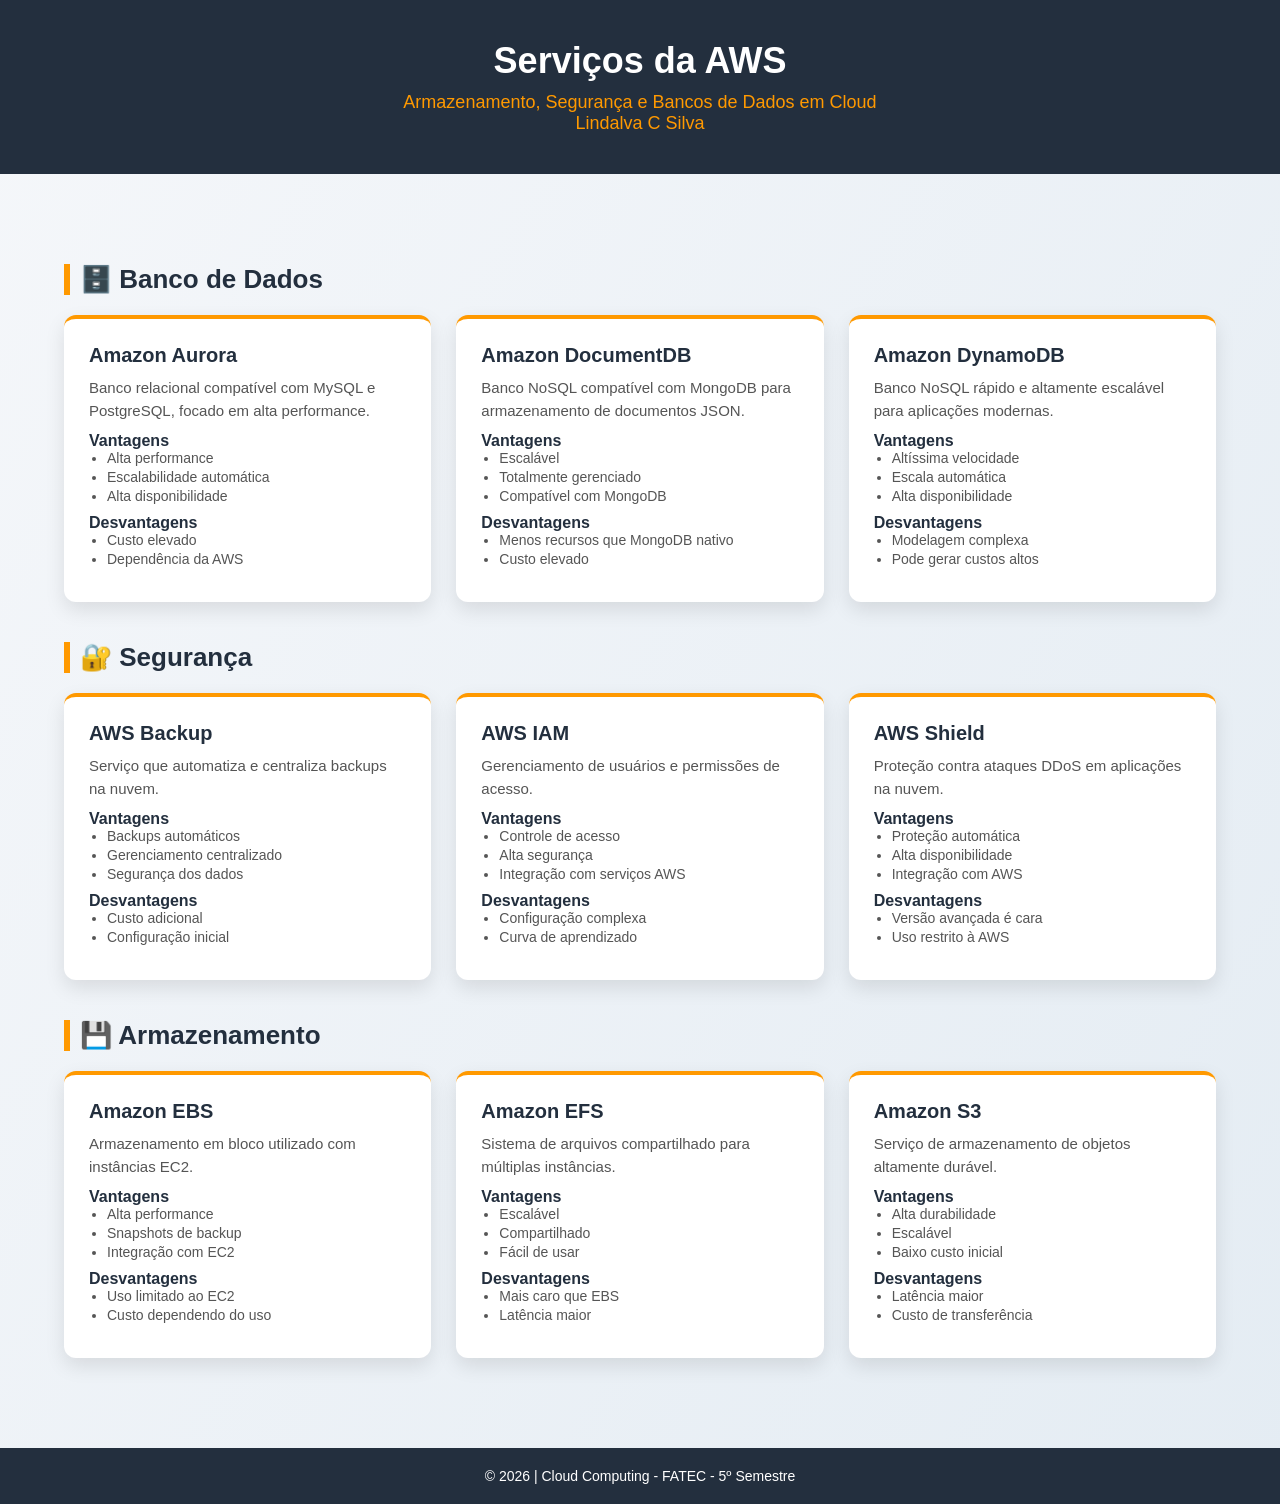
<file: trabalhos/dalva.html>
<!DOCTYPE html>
<html lang="pt-BR">

<head>
    <meta charset="UTF-8">
    <meta name="viewport" content="width=device-width, initial-scale=1.0">
    <title>Serviços AWS</title>
    <link rel="stylesheet" href="dalva.css">
</head>

<body>

    <header>
        <h1>Serviços da AWS</h1>
        <p>Armazenamento, Segurança e Bancos de Dados em Cloud</p>
        <p>Lindalva C Silva</p>
    </header>

    <section class="container">

        <h2 class="titulo">🗄️ Banco de Dados</h2>

        <div class="grid">

            <div class="card">
                <h3>Amazon Aurora</h3>
                <p>Banco relacional compatível com MySQL e PostgreSQL, focado em alta performance.</p>

                <div class="vantagens">
                    <strong>Vantagens</strong>
                    <ul>
                        <li>Alta performance</li>
                        <li>Escalabilidade automática</li>
                        <li>Alta disponibilidade</li>
                    </ul>
                </div>

                <div class="desvantagens">
                    <strong>Desvantagens</strong>
                    <ul>
                        <li>Custo elevado</li>
                        <li>Dependência da AWS</li>
                    </ul>
                </div>
            </div>

            <div class="card">
                <h3>Amazon DocumentDB</h3>
                <p>Banco NoSQL compatível com MongoDB para armazenamento de documentos JSON.</p>

                <strong>Vantagens</strong>
                <ul>
                    <li>Escalável</li>
                    <li>Totalmente gerenciado</li>
                    <li>Compatível com MongoDB</li>
                </ul>

                <strong>Desvantagens</strong>
                <ul>
                    <li>Menos recursos que MongoDB nativo</li>
                    <li>Custo elevado</li>
                </ul>
            </div>

            <div class="card">
                <h3>Amazon DynamoDB</h3>
                <p>Banco NoSQL rápido e altamente escalável para aplicações modernas.</p>

                <strong>Vantagens</strong>
                <ul>
                    <li>Altíssima velocidade</li>
                    <li>Escala automática</li>
                    <li>Alta disponibilidade</li>
                </ul>

                <strong>Desvantagens</strong>
                <ul>
                    <li>Modelagem complexa</li>
                    <li>Pode gerar custos altos</li>
                </ul>
            </div>

        </div>

        <h2 class="titulo">🔐 Segurança</h2>

        <div class="grid">

            <div class="card">
                <h3>AWS Backup</h3>
                <p>Serviço que automatiza e centraliza backups na nuvem.</p>

                <strong>Vantagens</strong>
                <ul>
                    <li>Backups automáticos</li>
                    <li>Gerenciamento centralizado</li>
                    <li>Segurança dos dados</li>
                </ul>

                <strong>Desvantagens</strong>
                <ul>
                    <li>Custo adicional</li>
                    <li>Configuração inicial</li>
                </ul>
            </div>

            <div class="card">
                <h3>AWS IAM</h3>
                <p>Gerenciamento de usuários e permissões de acesso.</p>

                <strong>Vantagens</strong>
                <ul>
                    <li>Controle de acesso</li>
                    <li>Alta segurança</li>
                    <li>Integração com serviços AWS</li>
                </ul>

                <strong>Desvantagens</strong>
                <ul>
                    <li>Configuração complexa</li>
                    <li>Curva de aprendizado</li>
                </ul>
            </div>

            <div class="card">
                <h3>AWS Shield</h3>
                <p>Proteção contra ataques DDoS em aplicações na nuvem.</p>

                <strong>Vantagens</strong>
                <ul>
                    <li>Proteção automática</li>
                    <li>Alta disponibilidade</li>
                    <li>Integração com AWS</li>
                </ul>

                <strong>Desvantagens</strong>
                <ul>
                    <li>Versão avançada é cara</li>
                    <li>Uso restrito à AWS</li>
                </ul>
            </div>

        </div>

        <h2 class="titulo">💾 Armazenamento</h2>

        <div class="grid">

            <div class="card">
                <h3>Amazon EBS</h3>
                <p>Armazenamento em bloco utilizado com instâncias EC2.</p>

                <strong>Vantagens</strong>
                <ul>
                    <li>Alta performance</li>
                    <li>Snapshots de backup</li>
                    <li>Integração com EC2</li>
                </ul>

                <strong>Desvantagens</strong>
                <ul>
                    <li>Uso limitado ao EC2</li>
                    <li>Custo dependendo do uso</li>
                </ul>
            </div>

            <div class="card">
                <h3>Amazon EFS</h3>
                <p>Sistema de arquivos compartilhado para múltiplas instâncias.</p>

                <strong>Vantagens</strong>
                <ul>
                    <li>Escalável</li>
                    <li>Compartilhado</li>
                    <li>Fácil de usar</li>
                </ul>

                <strong>Desvantagens</strong>
                <ul>
                    <li>Mais caro que EBS</li>
                    <li>Latência maior</li>
                </ul>
            </div>

            <div class="card">
                <h3>Amazon S3</h3>
                <p>Serviço de armazenamento de objetos altamente durável.</p>

                <strong>Vantagens</strong>
                <ul>
                    <li>Alta durabilidade</li>
                    <li>Escalável</li>
                    <li>Baixo custo inicial</li>
                </ul>

                <strong>Desvantagens</strong>
                <ul>
                    <li>Latência maior</li>
                    <li>Custo de transferência</li>
                </ul>
            </div>

        </div>

    </section>

    <footer>
        <p>© 2026 | Cloud Computing - FATEC - 5º Semestre</p>
        
    </footer>

</body>

</html>
</file>
<file: trabalhos/dalva.css>
*{
margin:0;
padding:0;
box-sizing:border-box;
}

body{

font-family: Arial, Helvetica, sans-serif;
background: linear-gradient(120deg,#f5f7fa,#e4ecf3);
color:#333;

}

header{

background:#232f3e;
color:white;
text-align:center;
padding:40px 20px;

}

header h1{

font-size:36px;
margin-bottom:10px;

}

header p{

color:#ff9900;
font-size:18px;

}

.container{

width:90%;
max-width:1200px;
margin:auto;
padding:50px 0;

}

.grid{

display:grid;

grid-template-columns:repeat(3,1fr);

gap:25px;

}

.card{

background:white;

padding:25px;

border-radius:12px;

box-shadow:0 8px 20px rgba(0,0,0,0.1);

transition:0.3s;

border-top:4px solid #ff9900;

}

.card:hover{

transform:translateY(-8px);

box-shadow:0 12px 30px rgba(0,0,0,0.15);

}

.card h2{

color:#232f3e;

margin-bottom:10px;

font-size:20px;

}

.card p{

font-size:15px;

line-height:1.5;

color:#555;

}

footer{

background:#232f3e;

color:white;

text-align:center;

padding:20px;

margin-top:40px;

font-size:14px;

}

/* Responsividade */

@media(max-width:900px){

.grid{

grid-template-columns:repeat(2,1fr);

}

}

@media(max-width:600px){

.grid{

grid-template-columns:1fr;

}

}
.titulo{
margin:40px 0 20px;
font-size:26px;
color:#232f3e;
border-left:6px solid #ff9900;
padding-left:10px;
}

.card ul{
margin-left:18px;
margin-bottom:10px;
}

.card strong{
display:block;
margin-top:10px;
color:#232f3e;
}

.card h3{
color:#232f3e;
margin-bottom:10px;
font-size:20px;
}

.card li{
font-size:14px;
color:#555;
margin-bottom:3px;
}

.autor{
margin-top:5px;
font-size:13px;
color:#ff9900;
}
</file>
